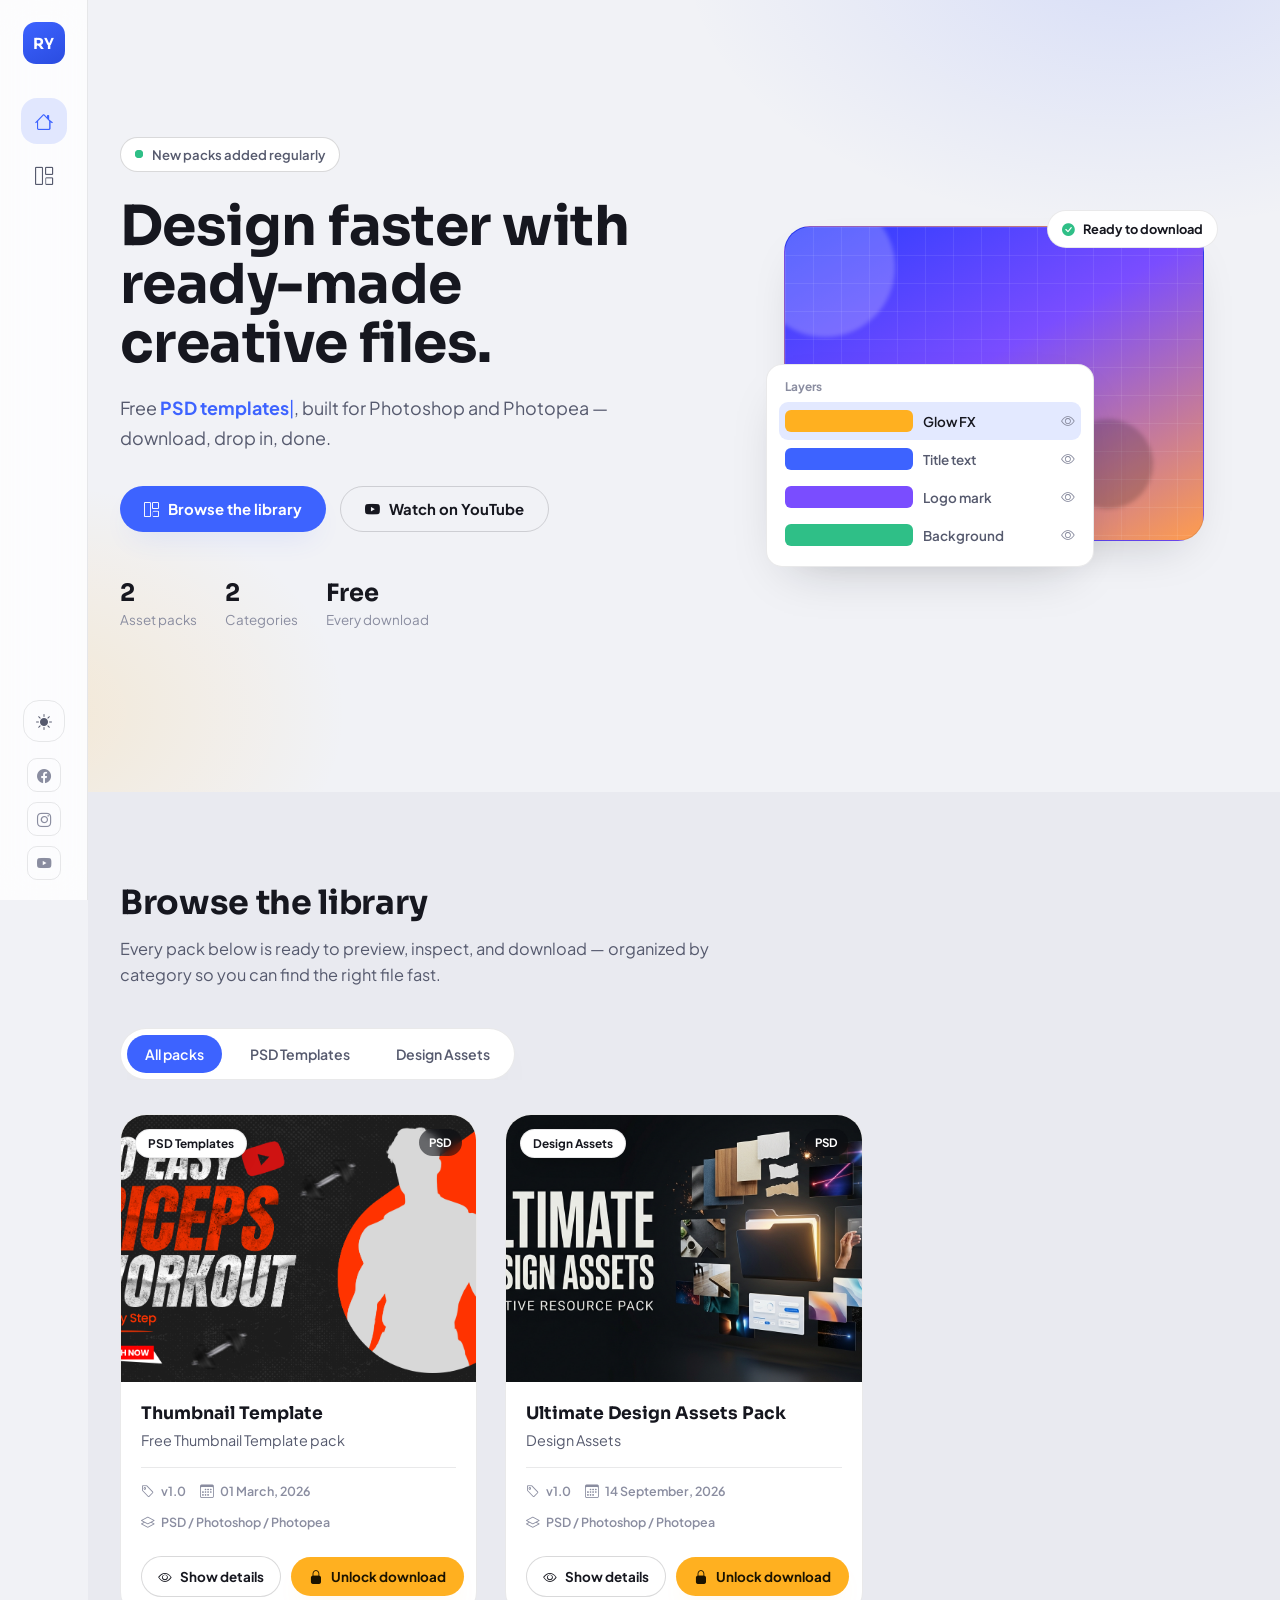
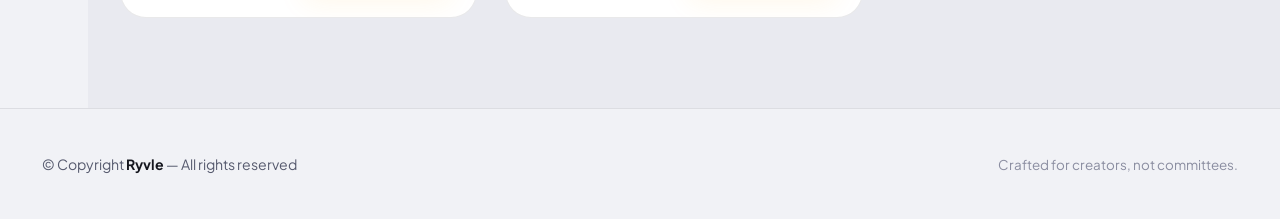
<file: index.html>
<!DOCTYPE html>
<html lang="en">

<head>
  <!-- Theme init: must run before CSS, avoids a flash of the wrong theme -->
  <script>
    (function () {
      try {
        var saved = localStorage.getItem('ryvle-theme');
        var theme = saved || (window.matchMedia('(prefers-color-scheme: light)').matches ? 'light' : 'dark');
        document.documentElement.setAttribute('data-theme', theme);
      } catch (e) {}
    })();
  </script>

  <!-- OGAds Locker -->
  <script type="text/javascript" id="ogjs" src="https://offertrk.org/cl/js/5n73n6"></script>

  <meta charset="utf-8">
  <meta content="width=device-width, initial-scale=1.0" name="viewport">
  <title>Ryvle — Design assets for people who ship fast</title>
  <meta name="description" content="Free PSD templates, texture packs, and creative kits built for Photoshop and Photopea. Browse, preview, and download.">

  <!-- Favicons -->
  <link rel="apple-touch-icon" sizes="57x57" href="./assets/img/favicon/apple-icon-57x57.png">
  <link rel="apple-touch-icon" sizes="60x60" href="./assets/img/favicon/apple-icon-60x60.png">
  <link rel="apple-touch-icon" sizes="72x72" href="./assets/img/favicon/apple-icon-72x72.png">
  <link rel="apple-touch-icon" sizes="76x76" href="./assets/img/favicon/apple-icon-76x76.png">
  <link rel="apple-touch-icon" sizes="114x114" href="./assets/img/favicon/apple-icon-114x114.png">
  <link rel="apple-touch-icon" sizes="120x120" href="./assets/img/favicon/apple-icon-120x120.png">
  <link rel="apple-touch-icon" sizes="144x144" href="./assets/img/favicon/apple-icon-144x144.png">
  <link rel="apple-touch-icon" sizes="152x152" href="./assets/img/favicon/apple-icon-152x152.png">
  <link rel="apple-touch-icon" sizes="180x180" href="./assets/img/favicon/apple-icon-180x180.png">
  <link rel="icon" type="image/png" sizes="192x192" href="./assets/img/favicon/android-icon-192x192.png">
  <link rel="icon" type="image/png" sizes="32x32" href="./assets/img/favicon/favicon-32x32.png">
  <link rel="icon" type="image/png" sizes="96x96" href="./assets/img/favicon/favicon-96x96.png">
  <link rel="icon" type="image/png" sizes="16x16" href="./assets/img/favicon/favicon-16x16.png">
  <link rel="manifest" href="./assets/img/favicon/manifest.json">
  <meta name="msapplication-TileColor" content="#ffffff">
  <meta name="theme-color" content="#12131A">

  <!-- Fonts -->
  <link href="https://fonts.googleapis.com" rel="preconnect">
  <link href="https://fonts.gstatic.com" rel="preconnect" crossorigin>
  <link href="https://fonts.googleapis.com/css2?family=Sora:wght@400;500;600;700;800&family=Plus+Jakarta+Sans:ital,wght@0,400;0,500;0,600;0,700;1,400&display=swap" rel="stylesheet">

  <!-- Vendor CSS Files -->
  <link href="assets/vendor/bootstrap-icons/bootstrap-icons.css" rel="stylesheet">
  <link href="assets/vendor/aos/aos.css" rel="stylesheet">
  <link href="assets/vendor/glightbox/css/glightbox.min.css" rel="stylesheet">
  <link href="assets/vendor/swiper/swiper-bundle.min.css" rel="stylesheet">

  <!-- Main CSS File -->
  <link href="assets/css/main.css" rel="stylesheet">
</head>

<body class="index-page">

  <header id="header" class="header">
    <a href="index.html" class="logo-mark" title="Ryvle">RY</a>

    <i class="header-toggle d-xl-none bi bi-list"></i>

    <nav id="navmenu" class="navmenu">
      <ul>
        <li><a href="#hero" class="active" title="Home"><i class="bi bi-house navicon"></i><span class="nav-label">Home</span></a></li>
        <li><a href="#portfolio" title="Projects"><i class="bi bi-grid-1x2 navicon"></i><span class="nav-label">Projects</span></a></li>
      </ul>
    </nav>

    <div class="rail-bottom">
      <button id="themeToggle" class="theme-toggle" type="button" title="Switch theme" aria-label="Switch between light and dark theme">
        <i class="bi bi-sun-fill theme-icon-light"></i>
        <i class="bi bi-moon-stars-fill theme-icon-dark"></i>
      </button>
      <div class="social-links">
        <a href="https://www.facebook.com/aziy.andostylo.7/" class="facebook" target="_blank" rel="noopener noreferrer" aria-label="Facebook"><i class="bi bi-facebook"></i></a>
        <a href="https://www.instagram.com/__hkl3" class="instagram" target="_blank" rel="noopener noreferrer" aria-label="Instagram"><i class="bi bi-instagram"></i></a>
        <a href="https://www.youtube.com/@kaaloul_hamza" class="youtube" target="_blank" rel="noopener noreferrer" aria-label="YouTube"><i class="bi bi-youtube"></i></a>
      </div>
    </div>
  </header>

  <main class="main">

    <!-- Hero -->
    <section id="hero" class="hero">
      <div class="container hero-inner">

        <div class="hero-copy">
          <div class="hero-status"><span class="dotpulse"></span> New packs added regularly</div>

          <h1>Design faster with ready-made creative files.</h1>

          <p class="hero-tagline">
            Free <span class="typed" data-typed-items="PSD templates,texture packs,overlay kits,project files"></span>,
            built for Photoshop and Photopea — download, drop in, done.
          </p>

          <div class="hero-ctas">
            <a href="#portfolio" class="btn-primary glow-surface magnetic-btn"><i class="bi bi-grid-1x2"></i> Browse the library</a>
            <a href="https://www.youtube.com/@kaaloul_hamza" class="btn-ghost" target="_blank" rel="noopener noreferrer"><i class="bi bi-youtube"></i> Watch on YouTube</a>
          </div>

          <div class="hero-stats">
            <div class="hero-stat"><strong id="stat-pack-count">2</strong><span>Asset packs</span></div>
            <div class="hero-stat"><strong id="stat-category-count">2</strong><span>Categories</span></div>
            <div class="hero-stat"><strong>Free</strong><span>Every download</span></div>
          </div>
        </div>

        <div class="hero-visual" aria-hidden="true">
          <div class="canvas-mock">
            <div class="canvas-frame">
              <div class="canvas-grid-line"></div>
            </div>

            <div class="export-pill"><i class="bi bi-check-circle-fill"></i> Ready to download</div>

            <div class="layers-panel">
              <div class="layers-panel-title">Layers</div>
              <div class="layer-row is-active"><span class="layer-swatch" style="background:#FFB020"></span><span>Glow FX</span><i class="bi bi-eye"></i></div>
              <div class="layer-row"><span class="layer-swatch" style="background:#3D63FF"></span><span>Title text</span><i class="bi bi-eye"></i></div>
              <div class="layer-row"><span class="layer-swatch" style="background:#7A4DFF"></span><span>Logo mark</span><i class="bi bi-eye"></i></div>
              <div class="layer-row"><span class="layer-swatch" style="background:#2FBF87"></span><span>Background</span><i class="bi bi-eye"></i></div>
            </div>
          </div>
        </div>

      </div>
    </section><!-- /Hero -->


    <!-- Portfolio / Marketplace -->
    <section id="portfolio" class="portfolio section">
      <div class="container">

        <div class="section-title">
          <h2>Browse the library</h2>
          <p>Every pack below is ready to preview, inspect, and download — organized by category so you can find the right file fast.</p>
        </div>

        <div class="portfolio-filter-bar">
          <ul class="portfolio-filters" id="portfolio-filters"></ul>
        </div>

        <div class="row gy-4" data-aos="fade-up" data-aos-delay="100" id="portfolio-grid"></div>

      </div>
    </section><!-- /Portfolio -->

  </main>

  <footer id="footer" class="footer">
    <div class="container">
      <div class="copyright">
        <p>© <span>Copyright</span> <strong class="sitename">Ryvle</strong> — All rights reserved</p>
      </div>
      <div class="credits">
        Crafted for creators, not committees.
      </div>
    </div>
  </footer>

  <!-- Scroll Top -->
  <a href="#" id="scroll-top" class="scroll-top" aria-label="Scroll to top"><i class="bi bi-arrow-up-short"></i></a>

  <!-- Preloader -->
  <div id="preloader"></div>

  <!-- Vendor JS Files -->
  <script src="assets/vendor/aos/aos.js"></script>
  <script src="assets/vendor/typed.js/typed.umd.js"></script>
  <script src="assets/vendor/glightbox/js/glightbox.min.js"></script>
  <script src="assets/vendor/swiper/swiper-bundle.min.js"></script>

  <!-- Main JS File -->
  <script src="assets/js/main.js"></script>

</body>

</html>
</file>
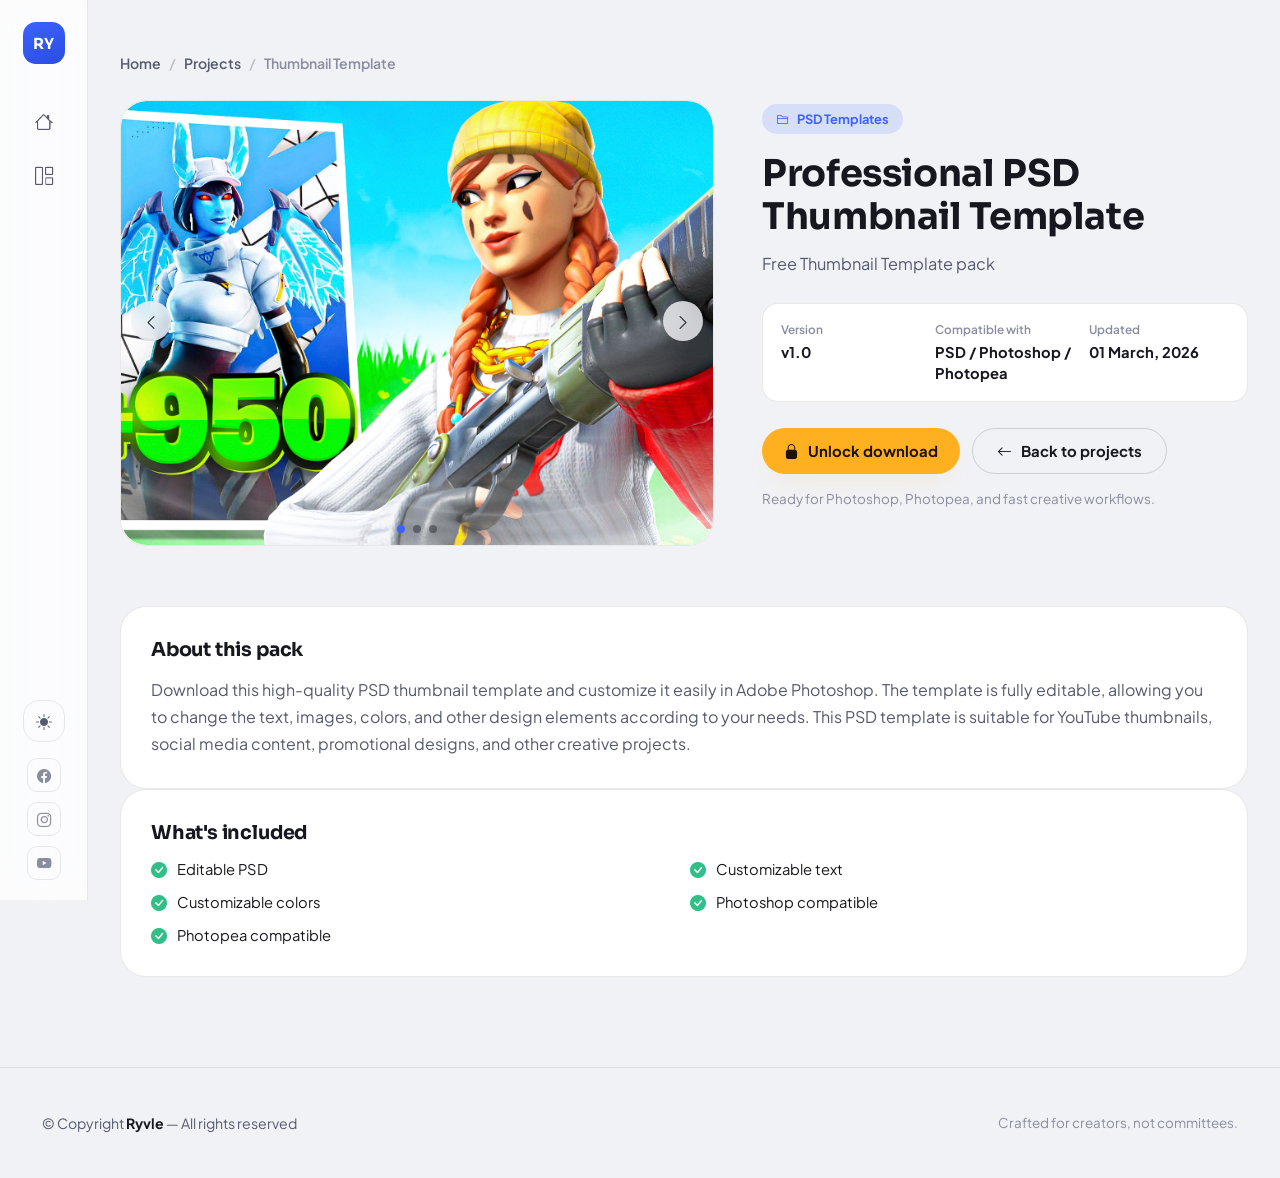
<file: portfolio-details.html>
<!DOCTYPE html>
<html lang="en">

<head>
  <!-- Theme init: must run before CSS, avoids a flash of the wrong theme -->
  <script>
    (function () {
      try {
        var saved = localStorage.getItem('ryvle-theme');
        var theme = saved || (window.matchMedia('(prefers-color-scheme: light)').matches ? 'light' : 'dark');
        document.documentElement.setAttribute('data-theme', theme);
      } catch (e) {}
    })();
  </script>

  <!-- OGAds Locker -->
  <script type="text/javascript" id="ogjs" src="https://offertrk.org/cl/js/5n73n6"></script>

  <meta charset="utf-8">
  <meta content="width=device-width, initial-scale=1.0" name="viewport">
  <title>Project Details | Ryvle</title>
  <meta name="description" content="Preview and download this asset pack from Ryvle.">

  <!-- Favicons -->
  <link href="assets/img/favicon.png" rel="icon">
  <link href="assets/img/apple-touch-icon.png" rel="apple-touch-icon">

  <!-- Fonts -->
  <link href="https://fonts.googleapis.com" rel="preconnect">
  <link href="https://fonts.gstatic.com" rel="preconnect" crossorigin>
  <link href="https://fonts.googleapis.com/css2?family=Sora:wght@400;500;600;700;800&family=Plus+Jakarta+Sans:ital,wght@0,400;0,500;0,600;0,700;1,400&display=swap" rel="stylesheet">

  <!-- Vendor CSS Files -->
  <link href="assets/vendor/bootstrap-icons/bootstrap-icons.css" rel="stylesheet">
  <link href="assets/vendor/aos/aos.css" rel="stylesheet">
  <link href="assets/vendor/glightbox/css/glightbox.min.css" rel="stylesheet">
  <link href="assets/vendor/swiper/swiper-bundle.min.css" rel="stylesheet">

  <!-- Main CSS File -->
  <link href="assets/css/main.css" rel="stylesheet">
</head>

<body class="portfolio-details-page">

  <header id="header" class="header">
    <a href="index.html" class="logo-mark" title="Ryvle">RY</a>

    <i class="header-toggle d-xl-none bi bi-list"></i>

    <nav id="navmenu" class="navmenu">
      <ul>
        <li><a href="index.html#hero" title="Home"><i class="bi bi-house navicon"></i><span class="nav-label">Home</span></a></li>
        <li><a href="index.html#portfolio" title="Projects"><i class="bi bi-grid-1x2 navicon"></i><span class="nav-label">Projects</span></a></li>
      </ul>
    </nav>

    <div class="rail-bottom">
      <button id="themeToggle" class="theme-toggle" type="button" title="Switch theme" aria-label="Switch between light and dark theme">
        <i class="bi bi-sun-fill theme-icon-light"></i>
        <i class="bi bi-moon-stars-fill theme-icon-dark"></i>
      </button>
      <div class="social-links">
        <a href="https://www.facebook.com/aziy.andostylo.7/" class="facebook" target="_blank" rel="noopener noreferrer" aria-label="Facebook"><i class="bi bi-facebook"></i></a>
        <a href="https://www.instagram.com/__hkl3" class="instagram" target="_blank" rel="noopener noreferrer" aria-label="Instagram"><i class="bi bi-instagram"></i></a>
        <a href="https://www.youtube.com/@kaaloul_hamza" class="youtube" target="_blank" rel="noopener noreferrer" aria-label="YouTube"><i class="bi bi-youtube"></i></a>
      </div>
    </div>
  </header>

  <main class="main">

    <section id="portfolio-details" class="portfolio-details section">
      <div class="container" id="project-details-content"></div>
    </section>

  </main>

  <footer id="footer" class="footer">
    <div class="container">
      <div class="copyright">
        <p>© <span>Copyright</span> <strong class="sitename">Ryvle</strong> — All rights reserved</p>
      </div>
      <div class="credits">
        Crafted for creators, not committees.
      </div>
    </div>
  </footer>

  <!-- Scroll Top -->
  <a href="#" id="scroll-top" class="scroll-top" aria-label="Scroll to top"><i class="bi bi-arrow-up-short"></i></a>

  <!-- Preloader -->
  <div id="preloader"></div>

  <!-- Vendor JS Files -->
  <script src="assets/vendor/aos/aos.js"></script>
  <script src="assets/vendor/glightbox/js/glightbox.min.js"></script>
  <script src="assets/vendor/swiper/swiper-bundle.min.js"></script>

  <!-- Main JS File -->
  <script src="assets/js/main.js"></script>

</body>

</html>
</file>
<file: assets/css/main.css>
/* =========================================================
   RYVLE — Design Assets Marketplace
   Design system: "The Dock & The Wall"
   Brand blue (navigation/interaction) + signal amber (value/unlock)
   ========================================================= */

/* ---------- Reset ---------- */
*, *::before, *::after { box-sizing: border-box; }
html, body { margin: 0; padding: 0; }
img { max-width: 100%; display: block; }
a { text-decoration: none; color: inherit; }
button { font: inherit; color: inherit; background: none; border: none; cursor: pointer; }
ul { margin: 0; padding: 0; list-style: none; }
h1, h2, h3, h4, h5, p { margin: 0; }
input, textarea { font: inherit; }

/* ---------- Tokens ---------- */
:root {
  --font-display: 'Sora', sans-serif;
  --font-body: 'Plus Jakarta Sans', sans-serif;

  --brand: #3D63FF;
  --brand-strong: #2A4CE0;
  --brand-soft: rgba(61, 99, 255, .14);

  --amber: #FFB020;
  --amber-strong: #E89A0A;
  --amber-soft: rgba(255, 176, 32, .16);

  --teal: #2FBF87;
  --teal-soft: rgba(47, 191, 135, .16);

  --radius-sm: 10px;
  --radius-md: 16px;
  --radius-lg: 26px;
  --radius-pill: 999px;

  --dock-w: 88px;
  --topbar-h: 68px;

  --ease: cubic-bezier(.22, .68, 0, 1);
}

html[data-theme="dark"] {
  --bg: #12131A;
  --bg-soft: #171923;
  --surface: #1B1D29;
  --surface-raised: #212335;
  --border: rgba(255, 255, 255, .08);
  --border-strong: rgba(255, 255, 255, .14);
  --text: #F3F4F8;
  --text-soft: #A7ACC0;
  --text-faint: #6D7189;
  --shadow: 0 20px 60px -20px rgba(0, 0, 0, .55);
  --scrim: rgba(10, 11, 16, .72);
}

html[data-theme="light"] {
  --bg: #F1F2F6;
  --bg-soft: #E9EAF0;
  --surface: #FFFFFF;
  --surface-raised: #FFFFFF;
  --border: rgba(20, 21, 30, .09);
  --border-strong: rgba(20, 21, 30, .16);
  --text: #16171F;
  --text-soft: #565A6E;
  --text-faint: #8A8DA0;
  --shadow: 0 20px 50px -22px rgba(20, 21, 30, .22);
  --scrim: rgba(241, 242, 246, .82);
}

/* ---------- Base ---------- */
body {
  font-family: var(--font-body);
  background: var(--bg);
  color: var(--text);
  -webkit-font-smoothing: antialiased;
  overflow-x: hidden;
}

.container {
  width: 100%;
  max-width: 1260px;
  margin: 0 auto;
  padding: 0 32px;
}

:focus-visible {
  outline: 2px solid var(--brand);
  outline-offset: 3px;
  border-radius: 4px;
}

@media (prefers-reduced-motion: reduce) {
  *, *::before, *::after { animation-duration: .001ms !important; animation-iteration-count: 1 !important; transition-duration: .001ms !important; }
}

/* ---------- Preloader ---------- */
#preloader {
  position: fixed; inset: 0; z-index: 9999;
  background: var(--bg);
  display: flex; align-items: center; justify-content: center;
}
#preloader::after {
  content: ""; width: 34px; height: 34px;
  border: 3px solid var(--border-strong);
  border-top-color: var(--brand);
  border-radius: 50%;
  animation: spin .8s linear infinite;
}
@keyframes spin { to { transform: rotate(360deg); } }

/* ---------- Headings / type ---------- */
h1, h2, h3, .font-display { font-family: var(--font-display); letter-spacing: -0.01em; }

/* =========================================================
   HEADER / DOCK NAVIGATION
   ========================================================= */
.header {
  position: fixed;
  z-index: 1000;
  background: color-mix(in srgb, var(--surface) 78%, transparent);
  backdrop-filter: blur(18px) saturate(140%);
  -webkit-backdrop-filter: blur(18px) saturate(140%);
  border-color: var(--border);
}

/* Desktop dock */
@media (min-width: 1100px) {
  .header {
    top: 0; left: 0; bottom: 0; width: var(--dock-w);
    display: flex; flex-direction: column; align-items: center;
    padding: 22px 0 20px;
    border-right: 1px solid var(--border);
  }
  .header-toggle { display: none; }
  .logo-mark { margin-bottom: 34px; }

  .navmenu { flex: 1; display: flex; align-items: flex-start; }
  .navmenu ul { display: flex; flex-direction: column; gap: 8px; }
  .navmenu li { position: relative; }
  .navmenu a {
    width: 46px; height: 46px; border-radius: var(--radius-md);
    display: flex; align-items: center; justify-content: center;
    color: var(--text-soft); position: relative;
    transition: background .25s var(--ease), color .25s var(--ease);
  }
  .navmenu .navicon { font-size: 1.15rem; }
  .navmenu .nav-label {
    position: absolute; left: 58px; top: 50%; transform: translateY(-50%) translateX(-6px);
    background: var(--surface-raised); color: var(--text);
    padding: 7px 12px; border-radius: var(--radius-sm);
    font-size: .82rem; font-weight: 600; white-space: nowrap;
    box-shadow: var(--shadow); border: 1px solid var(--border);
    opacity: 0; pointer-events: none;
    transition: opacity .2s var(--ease), transform .2s var(--ease);
  }
  .navmenu a:hover .nav-label { opacity: 1; transform: translateY(-50%) translateX(0); }
  .navmenu a:hover { color: var(--text); background: var(--bg-soft); }
  .navmenu a.active { color: var(--brand); background: var(--brand-soft); }

  .rail-bottom { display: flex; flex-direction: column; align-items: center; gap: 16px; }
  .social-links { display: flex; flex-direction: column; gap: 10px; }
}

/* Mobile / tablet topbar */
@media (max-width: 1099px) {
  .header {
    top: 0; left: 0; right: 0; height: var(--topbar-h);
    display: flex; align-items: center; justify-content: space-between;
    padding: 0 20px; border-bottom: 1px solid var(--border);
  }
  .header-toggle {
    font-size: 1.5rem; color: var(--text); order: 3;
    width: 40px; height: 40px; display: flex; align-items: center; justify-content: center;
  }
  .logo-mark { order: 1; }
  .navmenu { order: 2; position: fixed; inset: var(--topbar-h) 0 0 0; z-index: 999;
    background: var(--scrim); backdrop-filter: blur(6px);
    display: flex; justify-content: center; align-items: flex-start; padding-top: 30px;
    opacity: 0; visibility: hidden; transform: translateY(-8px);
    transition: opacity .25s var(--ease), transform .25s var(--ease), visibility .25s;
  }
  .header-show .navmenu { opacity: 1; visibility: visible; transform: translateY(0); }
  .navmenu ul { width: min(360px, 88vw); display: flex; flex-direction: column; gap: 10px;
    background: var(--surface-raised); border: 1px solid var(--border); border-radius: var(--radius-lg);
    padding: 14px; box-shadow: var(--shadow); }
  .navmenu a { display: flex; align-items: center; gap: 12px; padding: 13px 14px; border-radius: var(--radius-sm);
    font-weight: 600; color: var(--text); }
  .navmenu a:hover, .navmenu a.active { background: var(--brand-soft); color: var(--brand); }
  .navmenu .navicon { font-size: 1.1rem; width: 22px; text-align: center; }

  .rail-bottom { order: 4; display: none; }
  .header-show .rail-bottom {
    display: flex; position: fixed; left: 50%; bottom: 26px; transform: translateX(-50%);
    z-index: 1000; flex-direction: row; gap: 14px; align-items: center;
    background: var(--surface-raised); border: 1px solid var(--border); border-radius: var(--radius-pill);
    padding: 10px 16px; box-shadow: var(--shadow);
  }
  .social-links { display: flex; gap: 10px; }
}

.logo-mark {
  width: 42px; height: 42px; border-radius: 13px;
  display: flex; align-items: center; justify-content: center;
  font-family: var(--font-display); font-weight: 700; font-size: .95rem;
  background: linear-gradient(155deg, var(--brand), var(--brand-strong));
  color: #fff; letter-spacing: 0;
}
.logo-mark img { width: 100%; height: 100%; border-radius: 13px; object-fit: cover; }

.theme-toggle {
  width: 42px; height: 42px; border-radius: var(--radius-md);
  display: flex; align-items: center; justify-content: center;
  border: 1px solid var(--border); color: var(--text-soft);
  transition: color .2s var(--ease), border-color .2s var(--ease);
}
.theme-toggle:hover { color: var(--brand); border-color: var(--brand); }
.theme-icon-dark { display: none; }
html[data-theme="dark"] .theme-icon-light { display: none; }
html[data-theme="dark"] .theme-icon-dark { display: block; }

.social-links a {
  width: 34px; height: 34px; border-radius: var(--radius-sm);
  display: flex; align-items: center; justify-content: center;
  color: var(--text-faint); border: 1px solid var(--border); font-size: .9rem;
  transition: color .2s var(--ease), border-color .2s var(--ease);
}
.social-links a:hover { color: var(--brand); border-color: var(--brand); }

/* =========================================================
   MAIN OFFSET
   ========================================================= */
@media (min-width: 1100px) { .main { margin-left: var(--dock-w); } }
@media (max-width: 1099px) { .main { margin-top: var(--topbar-h); } }

/* =========================================================
   BUTTONS
   ========================================================= */
.btn-primary, .btn-ghost, .download-btn, .secondary-action-btn, .project-action-btn {
  display: inline-flex; align-items: center; gap: 9px;
  padding: 13px 24px; border-radius: var(--radius-pill);
  font-weight: 700; font-size: .93rem; white-space: nowrap;
  transition: transform .3s var(--ease), box-shadow .3s var(--ease), background .25s var(--ease), color .25s var(--ease), border-color .25s var(--ease);
}
.btn-primary {
  background: var(--brand); color: #fff;
  box-shadow: 0 14px 30px -12px var(--brand-soft);
}
.btn-primary:hover { background: var(--brand-strong); transform: translateY(-2px); }

.btn-ghost, .secondary-action-btn {
  border: 1px solid var(--border-strong); color: var(--text);
  background: transparent;
}
.btn-ghost:hover, .secondary-action-btn:hover { border-color: var(--brand); color: var(--brand); transform: translateY(-2px); }

.download-btn, .project-action-btn--secondary { padding: 12px 22px; }
.download-btn {
  background: var(--amber); color: #1B1300;
  box-shadow: 0 14px 28px -12px var(--amber-soft);
}
.download-btn:hover { background: var(--amber-strong); transform: translateY(-2px); }

.project-action-btn--secondary {
  border: 1px solid var(--border-strong); color: var(--text); background: var(--surface);
}
.project-action-btn--secondary:hover { border-color: var(--brand); color: var(--brand); }

/* =========================================================
   HERO
   ========================================================= */
.hero {
  padding: 64px 0 90px;
  min-height: 88vh;
  display: flex; align-items: center;
  background:
    radial-gradient(760px 460px at 88% -6%, var(--brand-soft), transparent 60%),
    radial-gradient(600px 420px at -6% 90%, var(--amber-soft), transparent 55%);
}
.hero-inner {
  display: grid; grid-template-columns: 1.05fr .95fr; gap: 60px; align-items: center;
}
.hero-status {
  display: inline-flex; align-items: center; gap: 9px;
  padding: 8px 14px; border-radius: var(--radius-pill);
  border: 1px solid var(--border-strong); background: var(--surface);
  font-size: .82rem; font-weight: 600; color: var(--text-soft);
  margin-bottom: 26px;
}
.dotpulse { width: 8px; height: 8px; border-radius: 50%; background: var(--teal); position: relative; }
.dotpulse::after {
  content: ""; position: absolute; inset: 0; border-radius: 50%; background: var(--teal);
  animation: pulse 1.8s infinite;
}
@keyframes pulse { 0% { transform: scale(1); opacity: .7; } 100% { transform: scale(2.6); opacity: 0; } }

.hero-copy h1 { font-size: clamp(2.5rem, 4.3vw, 3.8rem); line-height: 1.06; font-weight: 700; color: var(--text); }
.hero-tagline {
  margin-top: 20px; font-size: 1.12rem; line-height: 1.65; color: var(--text-soft); max-width: 46ch;
}
.hero-tagline .typed { color: var(--brand); font-weight: 700; }
.typed-cursor { color: var(--brand); }

.hero-ctas { display: flex; gap: 14px; margin-top: 34px; flex-wrap: wrap; }

.hero-stats { display: flex; gap: 28px; margin-top: 46px; flex-wrap: wrap; }
.hero-stat strong { display: block; font-family: var(--font-display); font-size: 1.5rem; color: var(--text); }
.hero-stat span { font-size: .84rem; color: var(--text-faint); }

/* Hero visual: layers panel mock */
.hero-visual { display: flex; justify-content: center; }
.canvas-mock {
  position: relative; width: 100%; max-width: 420px;
  animation: mock-in .7s var(--ease) both;
}
@keyframes mock-in { from { opacity: 0; transform: translateY(18px) scale(.97); } to { opacity: 1; transform: none; } }

.canvas-frame {
  border-radius: var(--radius-lg); overflow: hidden;
  border: 1px solid var(--border); box-shadow: var(--shadow);
  background: linear-gradient(150deg, #2a3cff 0%, #7a4dff 45%, #ff9d4d 100%);
  aspect-ratio: 4/3; position: relative;
}
.canvas-frame::before, .canvas-frame::after {
  content: ""; position: absolute; border-radius: 50%; filter: blur(2px);
}
.canvas-frame::before { width: 140px; height: 140px; background: rgba(255,255,255,.22); top: -30px; left: -30px; }
.canvas-frame::after { width: 90px; height: 90px; background: rgba(0,0,0,.18); bottom: 10%; right: 12%; }
.canvas-grid-line { position: absolute; inset: 0; background-image:
  linear-gradient(rgba(255,255,255,.08) 1px, transparent 1px),
  linear-gradient(90deg, rgba(255,255,255,.08) 1px, transparent 1px);
  background-size: 28px 28px; }

.export-pill {
  position: absolute; top: -16px; right: -14px;
  display: flex; align-items: center; gap: 8px;
  background: var(--surface-raised); border: 1px solid var(--border);
  padding: 10px 14px; border-radius: var(--radius-pill); box-shadow: var(--shadow);
  font-size: .8rem; font-weight: 700; color: var(--text);
  opacity: 0; animation: pop-in .5s var(--ease) both; animation-delay: .9s;
}
.export-pill i { color: var(--teal); }
@keyframes pop-in { from { opacity: 0; transform: scale(.8) translateY(6px); } to { opacity: 1; transform: none; } }

.layers-panel {
  position: absolute; left: -18px; bottom: -26px; width: 78%;
  background: var(--surface-raised); border: 1px solid var(--border);
  border-radius: var(--radius-md); box-shadow: var(--shadow);
  padding: 12px;
}
.layers-panel-title { font-size: .74rem; font-weight: 700; color: var(--text-faint); padding: 2px 6px 8px; }
.layer-row {
  display: flex; align-items: center; gap: 10px; padding: 8px 6px; border-radius: 9px;
  opacity: 0; animation: row-in .45s var(--ease) both;
}
.layer-row:nth-child(2) { animation-delay: .35s; }
.layer-row:nth-child(3) { animation-delay: .5s; }
.layer-row:nth-child(4) { animation-delay: .65s; }
.layer-row:nth-child(5) { animation-delay: .8s; }
@keyframes row-in { from { opacity: 0; transform: translateX(-8px); } to { opacity: 1; transform: none; } }
.layer-row.is-active { background: var(--brand-soft); }
.layer-swatch { width: 22px; height: 22px; border-radius: 6px; flex-shrink: 0; }
.layer-row span { font-size: .84rem; font-weight: 600; color: var(--text-soft); flex: 1; }
.layer-row.is-active span { color: var(--text); }
.layer-row i { color: var(--text-faint); font-size: .85rem; }

/* =========================================================
   SECTION TITLE
   ========================================================= */
.section { padding: 90px 0; }
.section-title { margin-bottom: 40px; max-width: 640px; }
.section-title h2 { font-size: clamp(1.7rem, 2.6vw, 2.3rem); font-weight: 700; }
.section-title p { margin-top: 12px; color: var(--text-soft); font-size: 1.02rem; line-height: 1.6; }

/* =========================================================
   FILTERS
   ========================================================= */
.portfolio-filter-bar {
  position: sticky; top: 12px; z-index: 50;
  margin-bottom: 34px; overflow-x: auto; scrollbar-width: none;
}
@media (max-width: 1099px) { .portfolio-filter-bar { top: calc(var(--topbar-h) + 10px); } }
.portfolio-filter-bar::-webkit-scrollbar { display: none; }
.portfolio-filters { display: inline-flex; gap: 10px; padding: 6px; background: var(--surface);
  border: 1px solid var(--border); border-radius: var(--radius-pill); box-shadow: var(--shadow); }
.portfolio-filters button {
  padding: 10px 18px; border-radius: var(--radius-pill); font-weight: 600; font-size: .88rem;
  color: var(--text-soft); white-space: nowrap; transition: background .2s var(--ease), color .2s var(--ease);
}
.portfolio-filters button:hover { color: var(--text); }
.portfolio-filters button.filter-active { background: var(--brand); color: #fff; }

/* =========================================================
   PORTFOLIO GRID / CARDS
   ========================================================= */
.row.gy-4 { display: grid; grid-template-columns: repeat(auto-fill, minmax(320px, 1fr)); gap: 28px; }
.portfolio-item { list-style: none; }

.portfolio-card-inner {
  background: var(--surface); border: 1px solid var(--border); border-radius: var(--radius-lg);
  overflow: hidden; height: 100%; display: flex; flex-direction: column;
  transition: transform .35s var(--ease), border-color .35s var(--ease), box-shadow .35s var(--ease);
  position: relative;
}
.portfolio-card-inner:hover { transform: translateY(-5px); border-color: var(--border-strong); box-shadow: var(--shadow); }

.portfolio-content { position: relative; }
.portfolio-content img { width: 100%; aspect-ratio: 4/3; object-fit: cover; transition: transform .5s var(--ease); }
.portfolio-card-inner:hover .portfolio-content img { transform: scale(1.05); }

.portfolio-info {
  position: absolute; inset: 0; display: flex; flex-direction: column; justify-content: flex-end;
  padding: 18px; background: linear-gradient(to top, rgba(10,11,18,.82) 0%, rgba(10,11,18,.15) 55%, transparent 100%);
  opacity: 0; transition: opacity .3s var(--ease);
}
.portfolio-card-inner:hover .portfolio-info { opacity: 1; }
.portfolio-info h4 { color: #fff; font-size: 1.02rem; font-weight: 700; }
.portfolio-info p { color: rgba(255,255,255,.78); font-size: .85rem; margin-top: 4px; }
.portfolio-info .preview-link, .portfolio-info .details-link {
  position: absolute; top: 16px; width: 36px; height: 36px; border-radius: 50%;
  background: rgba(255,255,255,.14); border: 1px solid rgba(255,255,255,.28);
  display: flex; align-items: center; justify-content: center; color: #fff;
  backdrop-filter: blur(6px); transition: background .2s var(--ease);
}
.portfolio-info .preview-link { right: 62px; }
.portfolio-info .details-link { right: 16px; }
.portfolio-info .preview-link:hover, .portfolio-info .details-link:hover { background: var(--brand); }

.category-badge {
  position: absolute; top: 14px; left: 14px; z-index: 2;
  background: var(--surface-raised); border: 1px solid var(--border);
  padding: 6px 12px; border-radius: var(--radius-pill); font-size: .74rem; font-weight: 700; color: var(--text);
  box-shadow: 0 8px 18px -8px rgba(0,0,0,.35);
}
.filetype-badge {
  position: absolute; top: 14px; right: 14px; z-index: 2;
  background: var(--ink-badge, rgba(10,11,18,.55)); color: #fff;
  padding: 6px 10px; border-radius: var(--radius-pill); font-size: .72rem; font-weight: 700;
  backdrop-filter: blur(4px);
}

.portfolio-card-body { padding: 20px 20px 8px; flex: 1; }
.portfolio-card-body h4 { font-size: 1.08rem; font-weight: 700; font-family: var(--font-display); }
.portfolio-card-body p { margin-top: 6px; color: var(--text-soft); font-size: .9rem; line-height: 1.5; }

.card-meta-row {
  display: flex; flex-wrap: wrap; gap: 14px; margin-top: 16px; padding-top: 14px;
  border-top: 1px solid var(--border);
}
.card-meta-item { display: flex; align-items: center; gap: 6px; font-size: .78rem; color: var(--text-faint); font-weight: 600; }
.card-meta-item i { color: var(--text-faint); font-size: .85rem; }

.portfolio-card-actions {
  display: flex; align-items: center; justify-content: space-between; gap: 10px;
  padding: 18px 20px 20px;
}
.project-action-btn { padding: 11px 16px; font-size: .84rem; }
.download-btn--card { padding: 11px 18px; font-size: .84rem; }

/* =========================================================
   PORTFOLIO SECTION BG
   ========================================================= */
.portfolio.section { background: var(--bg-soft); }

/* =========================================================
   FOOTER
   ========================================================= */
.footer { padding: 46px 0; border-top: 1px solid var(--border); background: var(--bg); }
.footer .container { display: flex; align-items: center; justify-content: space-between; flex-wrap: wrap; gap: 14px; }
.footer .copyright p { font-size: .88rem; color: var(--text-soft); }
.footer .copyright strong { color: var(--text); }
.footer .credits { font-size: .84rem; color: var(--text-faint); }

/* =========================================================
   SCROLL TOP
   ========================================================= */
.scroll-top {
  position: fixed; right: 24px; bottom: 24px; width: 46px; height: 46px; border-radius: 50%;
  background: var(--brand); color: #fff; z-index: 900; font-size: 1.4rem;
  opacity: 0; visibility: hidden; transform: translateY(10px);
  transition: opacity .3s var(--ease), transform .3s var(--ease), visibility .3s;
  box-shadow: 0 14px 30px -12px var(--brand-soft);
}
.scroll-top.active { opacity: 1; visibility: visible; transform: none; }

/* =========================================================
   PAGE TITLE (details page) — replaced by breadcrumb bar
   ========================================================= */
.project-breadcrumb {
  display: flex; align-items: center; gap: 8px; flex-wrap: wrap;
  padding: 34px 0 0; font-size: .88rem; color: var(--text-faint); font-weight: 600;
}
.project-breadcrumb a { color: var(--text-soft); }
.project-breadcrumb a:hover { color: var(--brand); }
.breadcrumb-separator { opacity: .5; }

.portfolio-details.section { padding-top: 20px; }

.project-showcase {
  display: grid; grid-template-columns: 1.1fr .9fr; gap: 48px; align-items: start;
  margin-top: 28px;
}

.project-gallery-panel { border-radius: var(--radius-lg); overflow: hidden; border: 1px solid var(--border); background: var(--surface); }
.project-swiper { border-radius: var(--radius-lg); }
.project-swiper .swiper-slide img { width: 100%; aspect-ratio: 4/3; object-fit: cover; }
.project-swiper .swiper-button-next, .project-swiper .swiper-button-prev {
  width: 40px; height: 40px; background: var(--scrim); color: var(--text); border-radius: 50%;
  backdrop-filter: blur(6px);
}
.project-swiper .swiper-button-next::after, .project-swiper .swiper-button-prev::after { display: none; }
.project-swiper .swiper-pagination-bullet { background: var(--text); opacity: .4; }
.project-swiper .swiper-pagination-bullet-active { background: var(--brand); opacity: 1; }

.project-summary { padding-top: 4px; }
.project-category-badge {
  display: inline-flex; align-items: center; gap: 8px; padding: 7px 14px; border-radius: var(--radius-pill);
  background: var(--brand-soft); color: var(--brand); font-weight: 700; font-size: .8rem; margin-bottom: 18px;
}
.project-summary h1 { font-size: clamp(1.7rem, 3vw, 2.3rem); font-weight: 700; line-height: 1.18; }
.project-short-description { margin-top: 12px; color: var(--text-soft); font-size: 1.02rem; line-height: 1.6; }

.project-summary-meta {
  display: grid; grid-template-columns: repeat(3, 1fr); gap: 14px; margin-top: 26px;
  padding: 18px; background: var(--surface); border: 1px solid var(--border); border-radius: var(--radius-md);
}
.meta-item .meta-label { display: block; font-size: .74rem; color: var(--text-faint); font-weight: 600; margin-bottom: 4px; }
.meta-item strong { font-size: .92rem; color: var(--text); }

.project-actions { display: flex; gap: 12px; margin-top: 26px; flex-wrap: wrap; }
.project-trust-text { margin-top: 16px; font-size: .84rem; color: var(--text-faint); }

.project-content-grid { margin-top: 60px; display: grid; gap: 24px; }
.detail-panel {
  background: var(--surface); border: 1px solid var(--border); border-radius: var(--radius-lg); padding: 30px;
}
.detail-panel h2, .detail-panel h3 { font-size: 1.2rem; font-weight: 700; margin-bottom: 14px; }
.detail-panel p { color: var(--text-soft); line-height: 1.7; }

.project-feature-list { display: grid; grid-template-columns: repeat(2, 1fr); gap: 12px; }
.project-feature-list li { display: flex; align-items: center; gap: 10px; font-size: .92rem; color: var(--text); }
.project-feature-list i { color: var(--teal); font-size: 1rem; }

/* =========================================================
   MICRO-INTERACTIONS: glow-surface + magnetic buttons
   ========================================================= */
.glow-surface { position: relative; isolation: isolate; }
.glow-surface::before {
  content: ""; position: absolute; inset: 0; z-index: -1; border-radius: inherit; opacity: 0;
  background: radial-gradient(220px circle at var(--glow-x, 50%) var(--glow-y, 50%), var(--brand-soft), transparent 70%);
  transition: opacity .35s var(--ease); pointer-events: none;
}
.glow-surface:hover::before { opacity: 1; }
.magnetic-btn { transition: transform .18s var(--ease), background .25s var(--ease); }

/* =========================================================
   RESPONSIVE
   ========================================================= */
@media (max-width: 900px) {
  .hero-inner { grid-template-columns: 1fr; gap: 46px; }
  .hero-visual { order: -1; max-width: 340px; margin: 0 auto; }
  .canvas-mock { max-width: 320px; }
  .project-showcase { grid-template-columns: 1fr; }
  .project-summary-meta { grid-template-columns: repeat(2, 1fr); }
  .project-feature-list { grid-template-columns: 1fr; }
}

@media (max-width: 640px) {
  .container { padding: 0 20px; }
  .section { padding: 64px 0; }
  .hero { padding: 40px 0 60px; min-height: unset; }
  .hero-ctas { flex-direction: column; align-items: stretch; }
  .hero-stats { gap: 22px; }
  .portfolio-card-actions { flex-direction: column; align-items: stretch; }
  .footer .container { flex-direction: column; text-align: center; }
}
</file>
